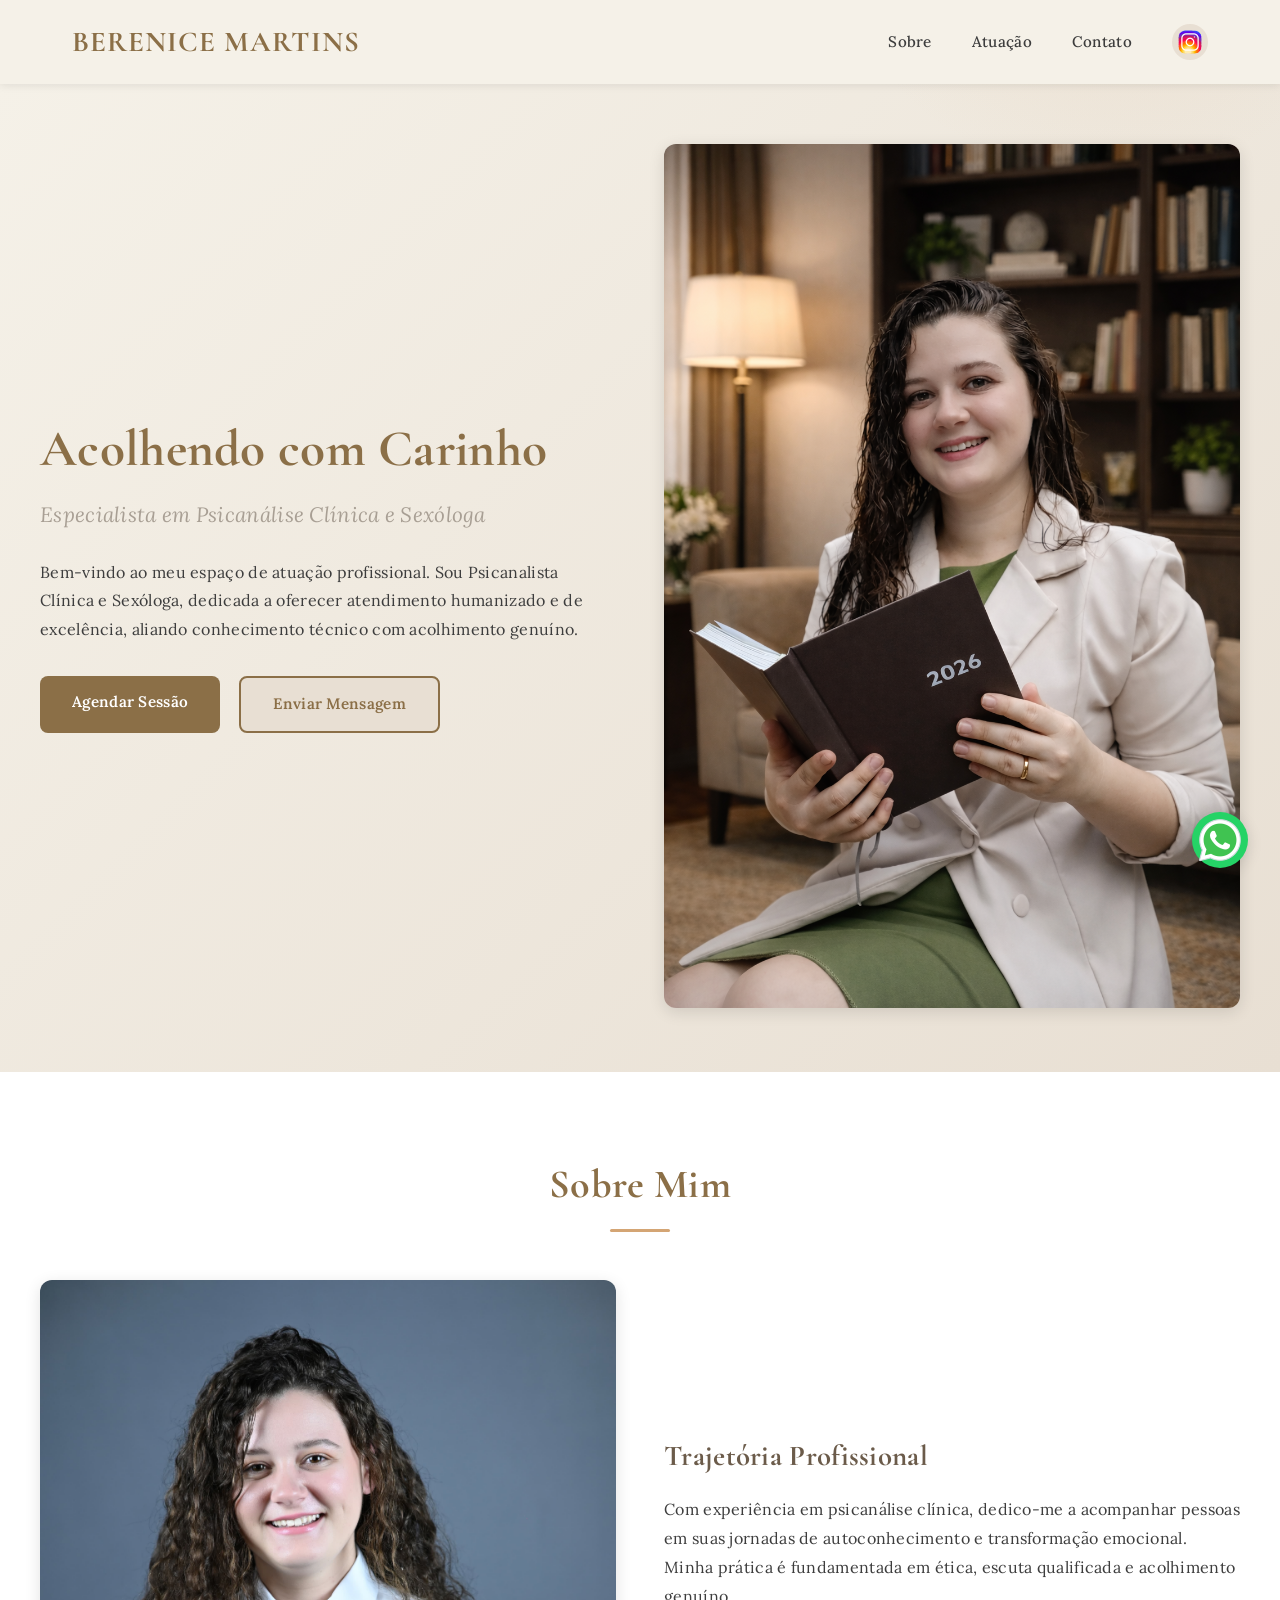
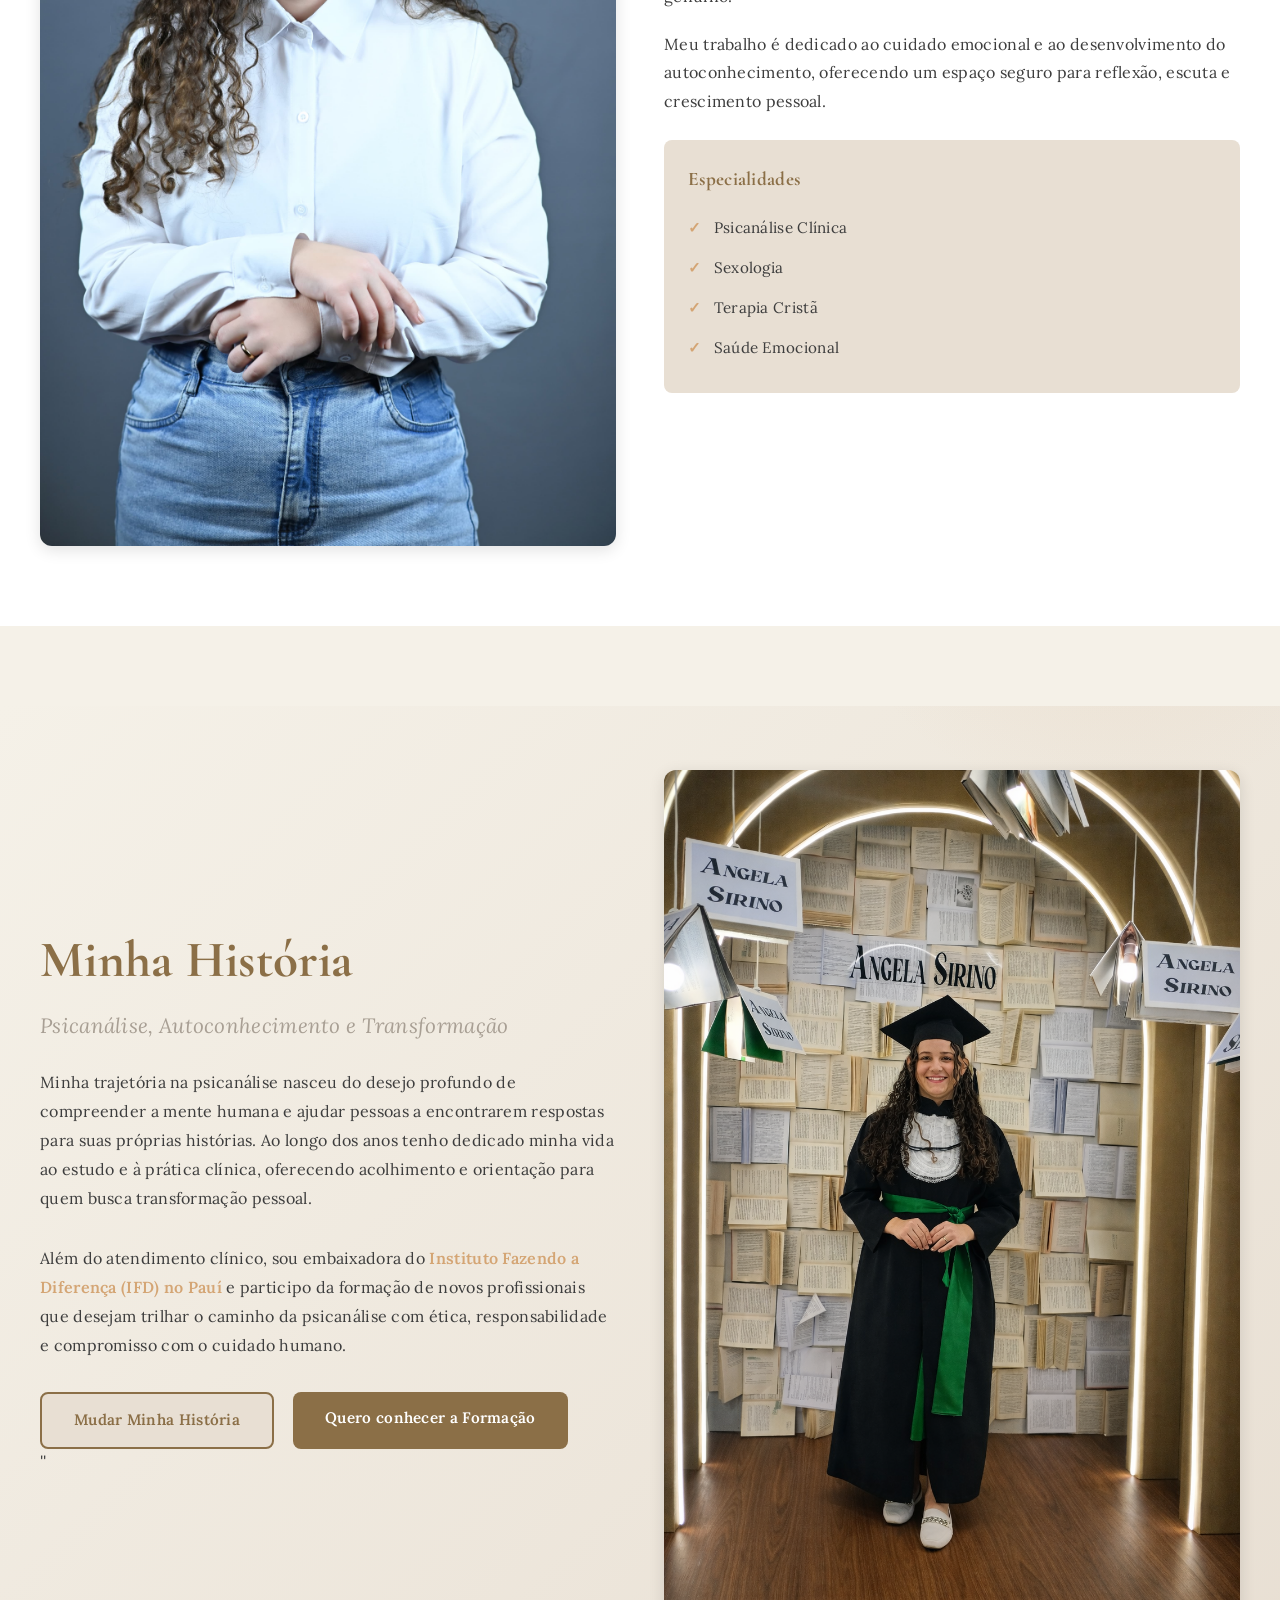
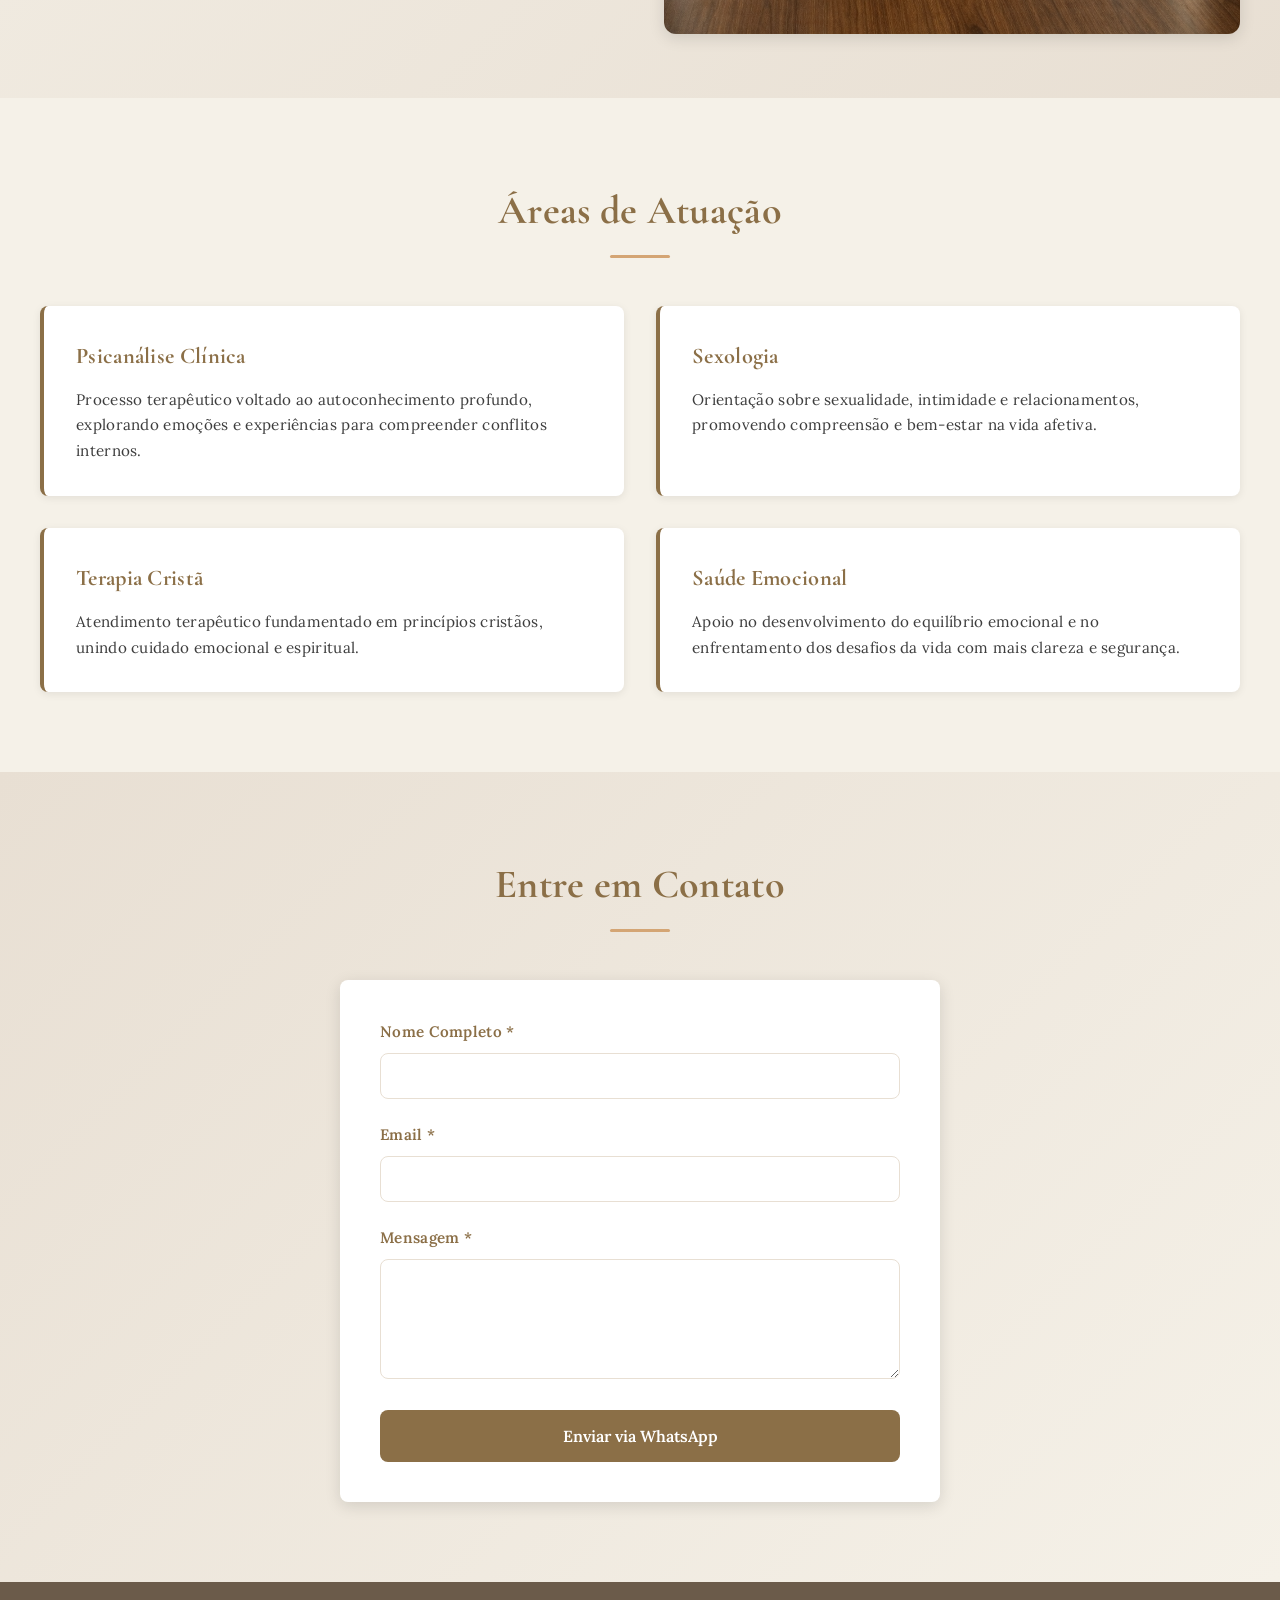
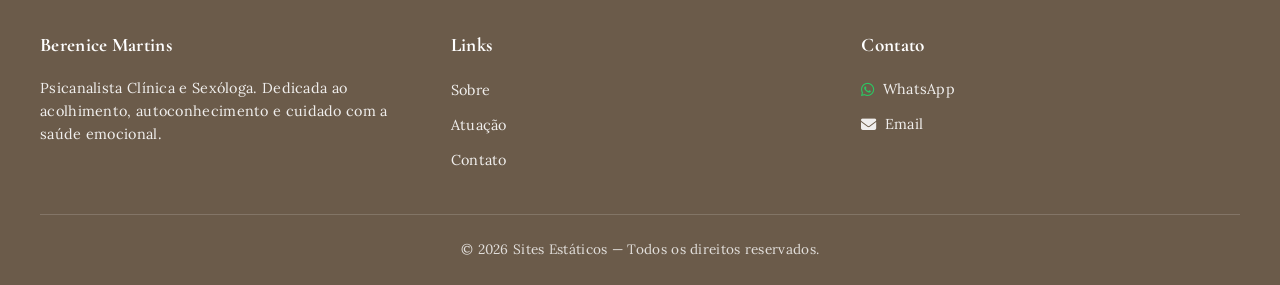
<file: index.html>
<!doctype html>
<html lang="pt-BR">

<head>
  <meta charset="UTF-8" />
  <meta name="viewport" content="width=device-width, initial-scale=1.0, maximum-scale=1" />
  <meta name="description"
    content="Berenice Martins - Psicanalista Clínica e Sexóloga. Atendimento humanizado voltado ao autoconhecimento e saúde emocional." />
  <meta name="keywords" content="psicanalista, psicanálise, terapia, análise clínica, sexologia, berenice martins" />
  <meta name="author" content="Berenice Martins" />
  <meta property="og:title" content="Berenice Martins - Psicanalista Clínica & Sexóloga" />
  <meta property="og:description"
    content="Psicanálise clínica, sexologia e saúde emocional. Atendimento humanizado e profissional." />
  <meta property="og:type" content="website" />
  <title>Berenice Martins | Psicanalista Clínica e Sexóloga</title>
  <link rel="stylesheet" href="https://cdnjs.cloudflare.com/ajax/libs/font-awesome/6.5.0/css/all.min.css">
  <link rel="preconnect" href="https://fonts.googleapis.com" />
  <link rel="preconnect" href="https://fonts.gstatic.com" crossorigin />
  <link
    href="https://fonts.googleapis.com/css2?family=Cormorant+Garamond:wght@400;500;600;700&family=Lora:wght@400;500;600&display=swap"
    rel="stylesheet" />
  <link rel="stylesheet" href="style.css">
</head>

<body>

  <!-- HEADER -->
  <header id="header">
    <div class="header-container">
      <a href="#" class="logo">BERENICE MARTINS</a>
      <nav>
        <ul>
          <li><a href="#sobre">Sobre</a></li>
          <li><a href="#atuacao">Atuação</a></li>
          <li><a href="#contato">Contato</a></li>
          <li class="social-header">
            <a href="https://www.instagram.com/berenicemartins.psi?igsh=Nmk4bHhrZTNqcXdi" target="_blank">
              <img src="./assets/icons/icons8-instagram-30.png" alt="instagram">
            </a>
          </li>
        </ul>
      </nav>
    </div>
  </header>

  <!-- HERO -->
  <section class="hero">
    <div class="hero-container">
      <div class="hero-content">
        <h1>Acolhendo com Carinho</h1>
        <p class="tagline">Especialista em Psicanálise Clínica e Sexóloga</p>
        <p>
          Bem-vindo ao meu espaço de atuação profissional.
          Sou Psicanalista Clínica e Sexóloga, dedicada a oferecer atendimento humanizado e de excelência,
          aliando conhecimento técnico com acolhimento genuíno.
        </p>
        <div class="cta-buttons">
          <a href="https://wa.me/5589994256021?text=Olá%2C%20gostaria%20de%20agendar%20uma%20sessão" target="_blank"
            class="btn btn-primary">
            Agendar Sessão
          </a>
          <a href="#contato" class="btn btn-secondary">
            Enviar Mensagem
          </a>
        </div>
      </div>
      <div class="hero-image">
        <img src="./assets/images/fotoeditada.png" alt="Psicanalista profissional">
      </div>
    </div>
  </section>

  <!-- SOBRE -->
  <section class="sobre" id="sobre">
    <div class="section-container">
      <h2 class="section-title">Sobre Mim</h2>
      <div class="sobre-grid">
        <div class="sobre-image">
          <img src="./assets/images/WA0074.jpeg" alt="Berenice Martins">
        </div>
        <div class="sobre-content">
          <h3>Trajetória Profissional</h3>
          <p>
            Com experiência em psicanálise clínica, dedico-me a acompanhar pessoas em suas jornadas
            de autoconhecimento e transformação emocional.
            Minha prática é fundamentada em ética, escuta qualificada e acolhimento genuíno.
          </p>
          <p>
            Meu trabalho é dedicado ao cuidado emocional e ao desenvolvimento do autoconhecimento,
            oferecendo um espaço seguro para reflexão, escuta e crescimento pessoal.
          </p>
          <div class="credentials">
            <h4>Especialidades</h4>
            <ul>
              <li>Psicanálise Clínica</li>
              <li>Sexologia</li>
              <li>Terapia Cristã</li>
              <li>Saúde Emocional</li>
            </ul>
          </div>
        </div>
      </div>
    </div>
  </section>

  <!-- MINHA HISTÓRIA -->
  <section class="hero">
    <div class="hero-container">
      <div class="hero-content">
        <h1>Minha História</h1>
        <p class="tagline">
          Psicanálise, Autoconhecimento e Transformação
        </p>
        <p>
          Minha trajetória na psicanálise nasceu do desejo profundo de compreender a mente humana
          e ajudar pessoas a encontrarem respostas para suas próprias histórias.
          Ao longo dos anos tenho dedicado minha vida ao estudo e à prática clínica,
          oferecendo acolhimento e orientação para quem busca transformação pessoal.
        </p>
        <p>
          Além do atendimento clínico, sou embaixadora do <a href="https://www.instagram.com/fdinstituto.pi/" target="_blank" rel="noopener noreferrer" id="linkifd">Instituto Fazendo a Diferença (IFD)
          no Pauí</a> e participo da formação de novos profissionais
          que desejam trilhar o caminho da psicanálise com ética, responsabilidade e
          compromisso com o cuidado humano.
        </p>
        <div class="cta-buttons">
          <a href="#contato" class="btn btn-secondary">
            Mudar Minha História
          </a>
          <a href="https://wa.me/5589994256021?text=Olá%2C%20gostaria%20de%20informações%20sobre%20a%20formação%20em%20psicanálise"
            target="_blank" class="btn btn-primary">
            Quero conhecer a Formação
          </a>
        </div>''
      </div>
      <div class="hero-image">
        <img src="./assets/images/historia.png" alt="História profissional">
      </div>
    </div>
  </section>

  <!-- ATUAÇÃO -->
  <section class="atuacao" id="atuacao">
    <div class="section-container">
      <h2 class="section-title">Áreas de Atuação</h2>
      <div class="atuacao-grid">
        <div class="atuacao-card">
          <h3>Psicanálise Clínica</h3>
          <p>
            Processo terapêutico voltado ao autoconhecimento profundo,
            explorando emoções e experiências para compreender conflitos internos.
          </p>
        </div>
        <div class="atuacao-card">
          <h3>Sexologia</h3>
          <p>
            Orientação sobre sexualidade, intimidade e relacionamentos,
            promovendo compreensão e bem-estar na vida afetiva.
          </p>
        </div>
        <div class="atuacao-card">
          <h3>Terapia Cristã</h3>
          <p>
            Atendimento terapêutico fundamentado em princípios cristãos,
            unindo cuidado emocional e espiritual.
          </p>
        </div>
        <div class="atuacao-card">
          <h3>Saúde Emocional</h3>
          <p>
            Apoio no desenvolvimento do equilíbrio emocional e no enfrentamento
            dos desafios da vida com mais clareza e segurança.
          </p>
        </div>
      </div>
    </div>
  </section>

  <!-- CONTATO -->
  <section class="contato" id="contato">
    <div class="section-container">
      <h2 class="section-title">Entre em Contato</h2>
      <div class="form-container">
        <form id="contactForm">
          <div class="form-group required">
            <label>Nome Completo</label>
            <input type="text" required>
          </div>
          <div class="form-group required">
            <label>Email</label>
            <input type="email" required>
          </div>
          <div class="form-group required">
            <label>Mensagem</label>
            <textarea required></textarea>
          </div>
          <button type="submit" class="form-submit">
            Enviar via WhatsApp
          </button>
        </form>
      </div>
    </div>
  </section>

  <!-- FOOTER -->
  <footer>
    <div class="footer-container">
      <div class="footer-grid">
        <div class="footer-section">
          <h4>Berenice Martins</h4>
          <p>
            Psicanalista Clínica e Sexóloga.
            Dedicada ao acolhimento, autoconhecimento e cuidado com a saúde emocional.
          </p>
        </div>
        <div class="footer-section">
          <h4>Links</h4>
          <ul class="footer-links">
            <li><a href="#sobre">Sobre</a></li>
            <li><a href="#atuacao">Atuação</a></li>
            <li><a href="#contato">Contato</a></li>
          </ul>
        </div>
        <div class="footer-section">
          <h4>Contato</h4>
          <ul class="footer-links">
            <li>
              <a href="https://wa.me/5589994256021" target="_blank">
                <i class="fa-brands fa-whatsapp"></i> WhatsApp
              </a>
            </li>
            <li>
              <a href="mailto:psiberenicemartins@gmail.com">
                <i class="fa-solid fa-envelope"></i> Email
              </a>
            </li>
          </ul>
        </div>
      </div>
      <div class="footer-bottom">
        <p>
          © <span id="year"></span> Sites Estáticos — Todos os direitos reservados.
        </p>
      </div>
    </div>
  </footer>
  <a href="https://wa.me/5589994256021?text=Olá%2C%20vim%20pelo%20site%20e%20gostaria%20de%20mais%20informações"
    class="whatsapp-float" target="_blank">
    <img src="./assets/icons/icons8-whatsapp-50.png">
  </a>
  <script src="./script.js"></script>
</body>

</html>
</file>
<file: style.css>
* {
  margin: 0;
  padding: 0;
  box-sizing: border-box;
}

:root {
  --color-bege-light: #F5F1E8;
  --color-bege-arena: #E8DFD3;
  --color-marrom-medio: #6B5B4A;
  --color-marrom-cafe: #8B6F47;
  --color-taupe: #A89F94;
  --color-caramelo: #D4A574;
  --color-text-dark: #3D3D3D;
  --color-white: #FFFFFF;
  --transition-smooth: all 0.3s ease;
  --shadow-subtle: 0 2px 8px rgba(0, 0, 0, 0.08);
  --shadow-medium: 0 4px 16px rgba(0, 0, 0, 0.12);
  --border-radius: 8px;
}

html {
  scroll-behavior: smooth;
}

body {
  font-family: 'Lora', serif;
  background-color: var(--color-bege-light);
  color: var(--color-text-dark);
  line-height: 1.6;
  letter-spacing: 0.3px;
}

/* HEADER */
header {
  position: fixed;
  top: 0;
  width: 100%;
  background-color: rgba(245, 241, 232, 0.98);
  backdrop-filter: blur(10px);
  box-shadow: var(--shadow-subtle);
  z-index: 1000;
  transition: var(--transition-smooth);
}

header.scrolled {
  box-shadow: var(--shadow-medium);
}

.header-container {
  max-width: 1200px;
  margin: 0 auto;
  padding: 1.2rem 2rem;
  display: flex;
  justify-content: space-between;
  align-items: center;
}

.logo {
  font-family: 'Cormorant Garamond', serif;
  font-size: 1.8rem;
  font-weight: 700;
  color: var(--color-marrom-cafe);
  text-decoration: none;
  letter-spacing: 1px;
  transition: var(--transition-smooth);
}

.logo:hover {
  color: var(--color-caramelo);
}

nav ul {
  display: flex;
  list-style: none;
  gap: 2.5rem;
  align-items: center;
}

nav a {
  text-decoration: none;
  color: var(--color-text-dark);
  font-size: 0.95rem;
  font-weight: 500;
  transition: var(--transition-smooth);
  position: relative;
}

nav a::after {
  content: '';
  position: absolute;
  bottom: -4px;
  left: 0;
  width: 0;
  height: 2px;
  background-color: var(--color-marrom-cafe);
  transition: width 0.3s ease;
}

nav a:hover::after {
  width: 100%;
}

.social-header {
  display: flex;
  gap: 1.2rem;
  align-items: center;
}

.social-header a {
  display: inline-flex;
  align-items: center;
  justify-content: center;
  width: 36px;
  height: 36px;
  border-radius: 50%;
  background-color: var(--color-bege-arena);
  color: var(--color-marrom-cafe);
  transition: var(--transition-smooth);
  font-size: 1rem;
}

.social-header a:hover {
  background-color: var(--color-marrom-cafe);
  color: var(--color-white);
  transform: translateY(-2px);
}

/* HERO SECTION */
.hero {
  margin-top: 80px;
  padding: 4rem 2rem;
  background: linear-gradient(135deg, var(--color-bege-light) 0%, var(--color-bege-arena) 100%);
  position: relative;
  overflow: hidden;
}

.hero::before {
  content: '';
  position: absolute;
  top: -50%;
  right: -10%;
  width: 600px;
  height: 600px;
  background: radial-gradient(circle, rgba(212, 165, 116, 0.15) 0%, transparent 70%);
  border-radius: 50%;
  pointer-events: none;
}

.hero-container {
  max-width: 1200px;
  margin: 0 auto;
  display: grid;
  grid-template-columns: 1fr 1fr;
  gap: 3rem;
  align-items: center;
  position: relative;
  z-index: 1;
}

.hero-content h1 {
  font-family: 'Cormorant Garamond', serif;
  font-size: 3.2rem;
  font-weight: 700;
  color: var(--color-marrom-cafe);
  margin-bottom: 1rem;
  line-height: 1.2;
}

.hero-content .tagline {
  font-size: 1.3rem;
  color: var(--color-taupe);
  font-style: italic;
  margin-bottom: 1.5rem;
  font-weight: 400;
}

.hero-content p {
  font-size: 1rem;
  color: var(--color-text-dark);
  margin-bottom: 2rem;
  line-height: 1.8;
}

.cta-buttons {
  display: flex;
  gap: 1.2rem;
  flex-wrap: wrap;
}

.btn {
  padding: 0.9rem 2rem;
  border: none;
  border-radius: var(--border-radius);
  font-family: 'Lora', serif;
  font-size: 0.95rem;
  font-weight: 600;
  cursor: pointer;
  transition: var(--transition-smooth);
  text-decoration: none;
  display: inline-block;
  text-align: center;
}

.btn-primary {
  background-color: var(--color-marrom-cafe);
  color: var(--color-white);
}

.btn-primary:hover {
  background-color: var(--color-caramelo);
  transform: translateY(-2px);
  box-shadow: var(--shadow-medium);
}

.btn-secondary {
  background-color: var(--color-bege-arena);
  color: var(--color-marrom-cafe);
  border: 2px solid var(--color-marrom-cafe);
}

.btn-secondary:hover {
  background-color: var(--color-marrom-cafe);
  color: var(--color-white);
  transform: translateY(-2px);
}

.hero-image {
  position: relative;
  border-radius: 12px;
  overflow: hidden;
  box-shadow: var(--shadow-medium);
}

.hero-image img {
  width: 100%;
  height: auto;
  display: block;
  transition: transform 0.4s ease;
}

.hero-image:hover img {
  transform: scale(1.02);
}

/* FLOATING WHATSAPP BUTTON */
.whatsapp-float {
  position: fixed;
  bottom: 2rem;
  right: 2rem;
  width: 56px;
  height: 56px;
  background-color: #25D366;
  border-radius: 50%;
  display: flex;
  align-items: center;
  justify-content: center;
  color: white;
  font-size: 1.8rem;
  text-decoration: none;
  box-shadow: var(--shadow-medium);
  transition: var(--transition-smooth);
  z-index: 999;
}

.whatsapp-float:hover {
  transform: scale(1.1) translateY(-4px);
  background-color: #20BA5A;
}

/* SOBRE SECTION */
.sobre {
  padding: 5rem 2rem;
  background-color: var(--color-white);
}

.section-container {
  max-width: 1200px;
  margin: 0 auto;
}

.section-title {
  font-family: 'Cormorant Garamond', serif;
  font-size: 2.5rem;
  font-weight: 700;
  color: var(--color-marrom-cafe);
  margin-bottom: 3rem;
  text-align: center;
  position: relative;
  padding-bottom: 1rem;
}

.section-title::after {
  content: '';
  position: absolute;
  bottom: 0;
  left: 50%;
  transform: translateX(-50%);
  width: 60px;
  height: 3px;
  background-color: var(--color-caramelo);
  border-radius: 2px;
}

.sobre-grid {
  display: grid;
  grid-template-columns: 1fr 1fr;
  gap: 3rem;
  align-items: center;
}

.sobre-image {
  border-radius: 12px;
  overflow: hidden;
  box-shadow: var(--shadow-medium);
}

.sobre-image img {
  width: 100%;
  height: auto;
  display: block;
}

.sobre-content h3 {
  font-family: 'Cormorant Garamond', serif;
  font-size: 1.8rem;
  color: var(--color-marrom-medio);
  margin-bottom: 1rem;
}

.sobre-content p {
  font-size: 1rem;
  color: var(--color-text-dark);
  margin-bottom: 1.2rem;
  line-height: 1.8;
}

.credentials {
  background-color: var(--color-bege-arena);
  padding: 1.5rem;
  border-radius: var(--border-radius);
  margin-top: 1.5rem;
}

.credentials h4 {
  font-family: 'Cormorant Garamond', serif;
  font-size: 1.2rem;
  color: var(--color-marrom-cafe);
  margin-bottom: 0.8rem;
}

.credentials ul {
  list-style: none;
  padding-left: 0;
}

.credentials li {
  padding: 0.5rem 0;
  color: var(--color-text-dark);
  font-size: 0.95rem;
}

.credentials li::before {
  content: '✓ ';
  color: var(--color-caramelo);
  font-weight: bold;
  margin-right: 0.5rem;
}

/* ATUAÇÃO SECTION */
.atuacao {
  padding: 5rem 2rem;
  background-color: var(--color-bege-light);
}

.atuacao-grid {
  display: grid;
  grid-template-columns: repeat(2, 1fr);
  gap: 2rem;
}

.atuacao-card {
  background-color: var(--color-white);
  padding: 2rem;
  border-radius: var(--border-radius);
  box-shadow: var(--shadow-subtle);
  transition: var(--transition-smooth);
  border-left: 4px solid var(--color-marrom-cafe);
}

.atuacao-card:hover {
  transform: translateY(-4px);
  box-shadow: var(--shadow-medium);
}

.atuacao-card h3 {
  font-family: 'Cormorant Garamond', serif;
  font-size: 1.4rem;
  color: var(--color-marrom-cafe);
  margin-bottom: 0.8rem;
}

.atuacao-card p {
  font-size: 0.95rem;
  color: var(--color-text-dark);
  line-height: 1.7;
}

/* PROVA SOCIAL SECTION */
.prova-social {
  padding: 5rem 2rem;
  background-color: var(--color-white);
}

.testimonials {
  display: grid;
  grid-template-columns: repeat(3, 1fr);
  gap: 2rem;
}

.testimonial-card {
  background-color: var(--color-bege-light);
  padding: 2rem;
  border-radius: var(--border-radius);
  box-shadow: var(--shadow-subtle);
  transition: var(--transition-smooth);
}

.testimonial-card:hover {
  box-shadow: var(--shadow-medium);
}

.stars {
  color: var(--color-caramelo);
  font-size: 1.1rem;
  margin-bottom: 0.8rem;
}

.testimonial-text {
  font-size: 0.95rem;
  color: var(--color-text-dark);
  margin-bottom: 1rem;
  line-height: 1.7;
  font-style: italic;
}

.testimonial-author {
  font-weight: 600;
  color: var(--color-marrom-cafe);
  font-size: 0.9rem;
}

/* FORMULÁRIO SECTION */
.contato {
  padding: 5rem 2rem;
  background: linear-gradient(135deg, var(--color-bege-arena) 0%, var(--color-bege-light) 100%);
}

.form-container {
  max-width: 600px;
  margin: 0 auto;
  background-color: var(--color-white);
  padding: 2.5rem;
  border-radius: var(--border-radius);
  box-shadow: var(--shadow-medium);
}

.form-group {
  margin-bottom: 1.5rem;
}

.form-group label {
  display: block;
  font-weight: 600;
  color: var(--color-marrom-cafe);
  margin-bottom: 0.5rem;
  font-size: 0.95rem;
}

.form-group input,
.form-group textarea {
  width: 100%;
  padding: 0.8rem;
  border: 1px solid var(--color-bege-arena);
  border-radius: var(--border-radius);
  font-family: 'Lora', serif;
  font-size: 0.95rem;
  color: var(--color-text-dark);
  transition: var(--transition-smooth);
}

.form-group input:focus,
.form-group textarea:focus {
  outline: none;
  border-color: var(--color-marrom-cafe);
  box-shadow: 0 0 0 3px rgba(139, 111, 71, 0.1);
}

.form-group textarea {
  resize: vertical;
  min-height: 120px;
}

.form-group.required label::after {
  content: ' *';
  color: var(--color-marrom-cafe);
}

.form-submit {
  width: 100%;
  padding: 1rem;
  background-color: var(--color-marrom-cafe);
  color: var(--color-white);
  border: none;
  border-radius: var(--border-radius);
  font-family: 'Lora', serif;
  font-size: 1rem;
  font-weight: 600;
  cursor: pointer;
  transition: var(--transition-smooth);
}

.form-submit:hover {
  background-color: var(--color-caramelo);
  transform: translateY(-2px);
  box-shadow: var(--shadow-medium);
}

.form-feedback {
  margin-top: 1rem;
  padding: 1rem;
  border-radius: var(--border-radius);
  text-align: center;
  display: none;
  font-weight: 600;
}

.form-feedback.success {
  background-color: #D4EDDA;
  color: #155724;
  display: block;
}

.form-feedback.error {
  background-color: #F8D7DA;
  color: #721C24;
  display: block;
}

/* FOOTER */
footer {
  background-color: var(--color-marrom-medio);
  color: var(--color-white);
  padding: 3rem 2rem 1.5rem;
}

.footer-container {
  max-width: 1200px;
  margin: 0 auto;
}

.footer-grid {
  display: grid;
  grid-template-columns: repeat(3, 1fr);
  gap: 2rem;
  margin-bottom: 2rem;
}

.footer-section h4 {
  font-family: 'Cormorant Garamond', serif;
  font-size: 1.2rem;
  margin-bottom: 1rem;
}

.footer-section p {
  font-size: 0.9rem;
  line-height: 1.6;
  opacity: 0.9;
}

.footer-links {
  list-style: none;
}

.footer-links li {
  margin-bottom: 0.6rem;
}

.footer-links a {
  color: var(--color-white);
  text-decoration: none;
  font-size: 0.9rem;
  transition: var(--transition-smooth);
  opacity: 0.9;
  display: inline-flex;
  align-items: center;
}

.footer-links a:hover {
  opacity: 1;
  text-decoration: underline;
}

/* ===== AJUSTE DOS ÍCONES ===== */

.footer-links a i {
  margin-right: 8px;
  font-size: 0.95rem;
  transition: var(--transition-smooth);
}

.footer-social {
  display: flex;
  gap: 1rem;
  margin-top: 1rem;
}

.footer-social a {
  display: inline-flex;
  align-items: center;
  justify-content: center;
  width: 40px;
  height: 40px;
  border-radius: 50%;
  background-color: rgba(255, 255, 255, 0.2);
  transition: var(--transition-smooth);
  font-size: 1.2rem;
}

/* Ícones dentro dos botões circulares */
.footer-social a i {
  color: var(--color-white);
  transition: var(--transition-smooth);
}

.footer-social a:hover {
  background-color: var(--color-caramelo);
  transform: translateY(-2px);
}

.footer-social a:hover i {
  transform: scale(1.1);
}

/* Cores oficiais dentro da lista (não no botão redondo) */
.footer-links .fa-whatsapp {
  color: #25D366;
}

.footer-links .fa-instagram {
  color: #E1306C;
}

.footer-links .fa-envelope {
  color: var(--color-white);
}

/* ================================= */

.footer-bottom {
  border-top: 1px solid rgba(255, 255, 255, 0.2);
  padding-top: 1.5rem;
  text-align: center;
  font-size: 0.85rem;
  opacity: 0.8;
}

/* RESPONSIVIDADE */
@media (max-width: 768px) {
  .header-container {
    flex-direction: column;
    gap: 1rem;
  }

  nav ul {
    gap: 1.5rem;
    font-size: 0.85rem;
  }

  .hero-container {
    grid-template-columns: 1fr;
    gap: 2rem;
  }

  .hero-content h1 {
    font-size: 2.2rem;
  }

  .sobre-grid,
  .atuacao-grid {
    grid-template-columns: 1fr;
  }

  .testimonials {
    grid-template-columns: 1fr;
  }

  .footer-grid {
    grid-template-columns: 1fr;
  }

  .section-title {
    font-size: 2rem;
  }

  .cta-buttons {
    flex-direction: column;
  }

  .btn {
    width: 100%;
  }

  .whatsapp-float {
    bottom: 1.5rem;
    right: 1.5rem;
    width: 50px;
    height: 50px;
    font-size: 1.5rem;
  }
}

@media (max-width: 480px) {
  body {
    font-size: 0.9rem;
  }

  .hero {
    padding: 2rem 1rem;
    margin-top: 70px;
  }

  .hero-content h1 {
    font-size: 1.8rem;
  }

  .hero-content .tagline {
    font-size: 1.1rem;
  }

  .section-title {
    font-size: 1.6rem;
  }

  .form-container {
    padding: 1.5rem;
  }

  nav ul {
    gap: 1rem;
    font-size: 0.75rem;
  }
}

#linkifd {
  color: var(--color-caramelo);
  font-weight: 600;
  text-decoration: none;
  position: relative;
  transition: var(--transition-smooth);
}

/* linha animada */
#linkifd::after {
  content: '';
  position: absolute;
  left: 0;
  bottom: -2px;
  width: 0%;
  height: 2px;
  background-color: var(--color-caramelo);
  transition: width 0.3s ease;
}

#linkifd:hover {
  color: var(--color-marrom-cafe);
}

#linkifd:hover::after {
  width: 100%;
}
</file>
